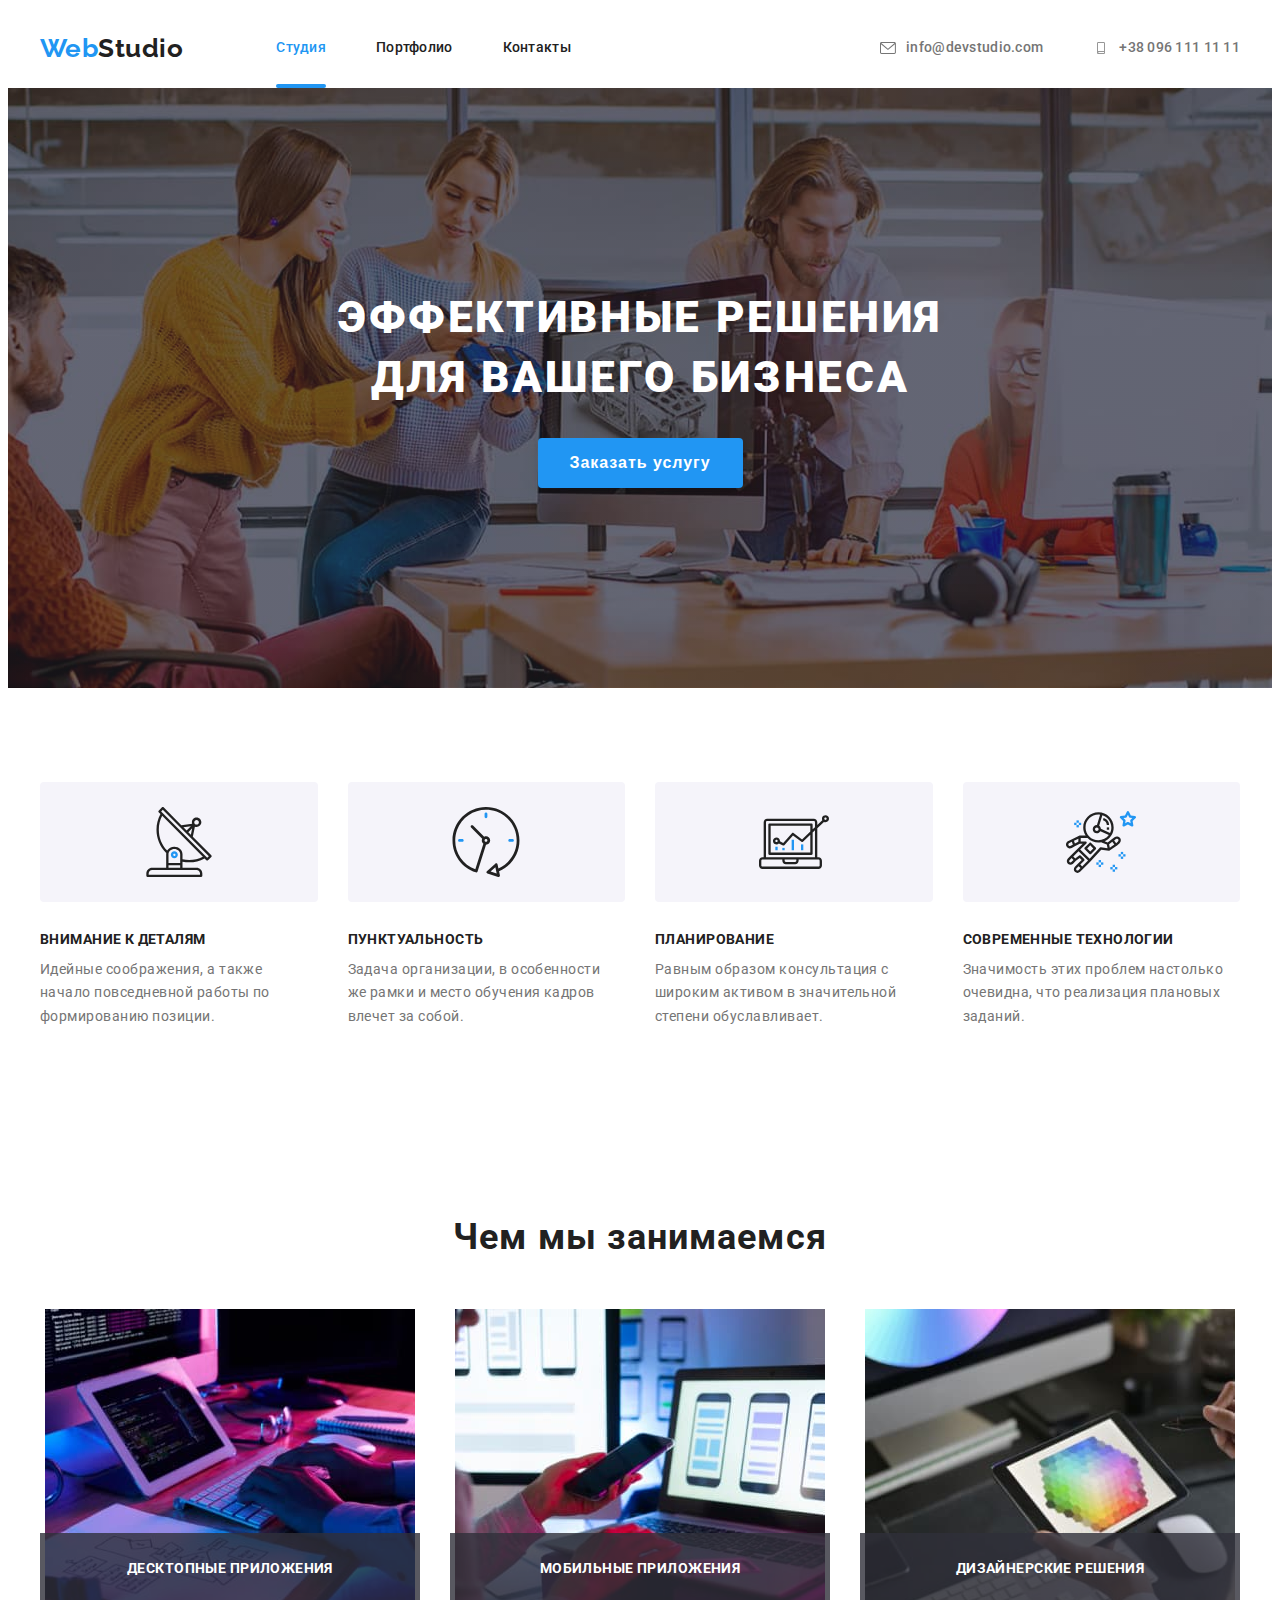
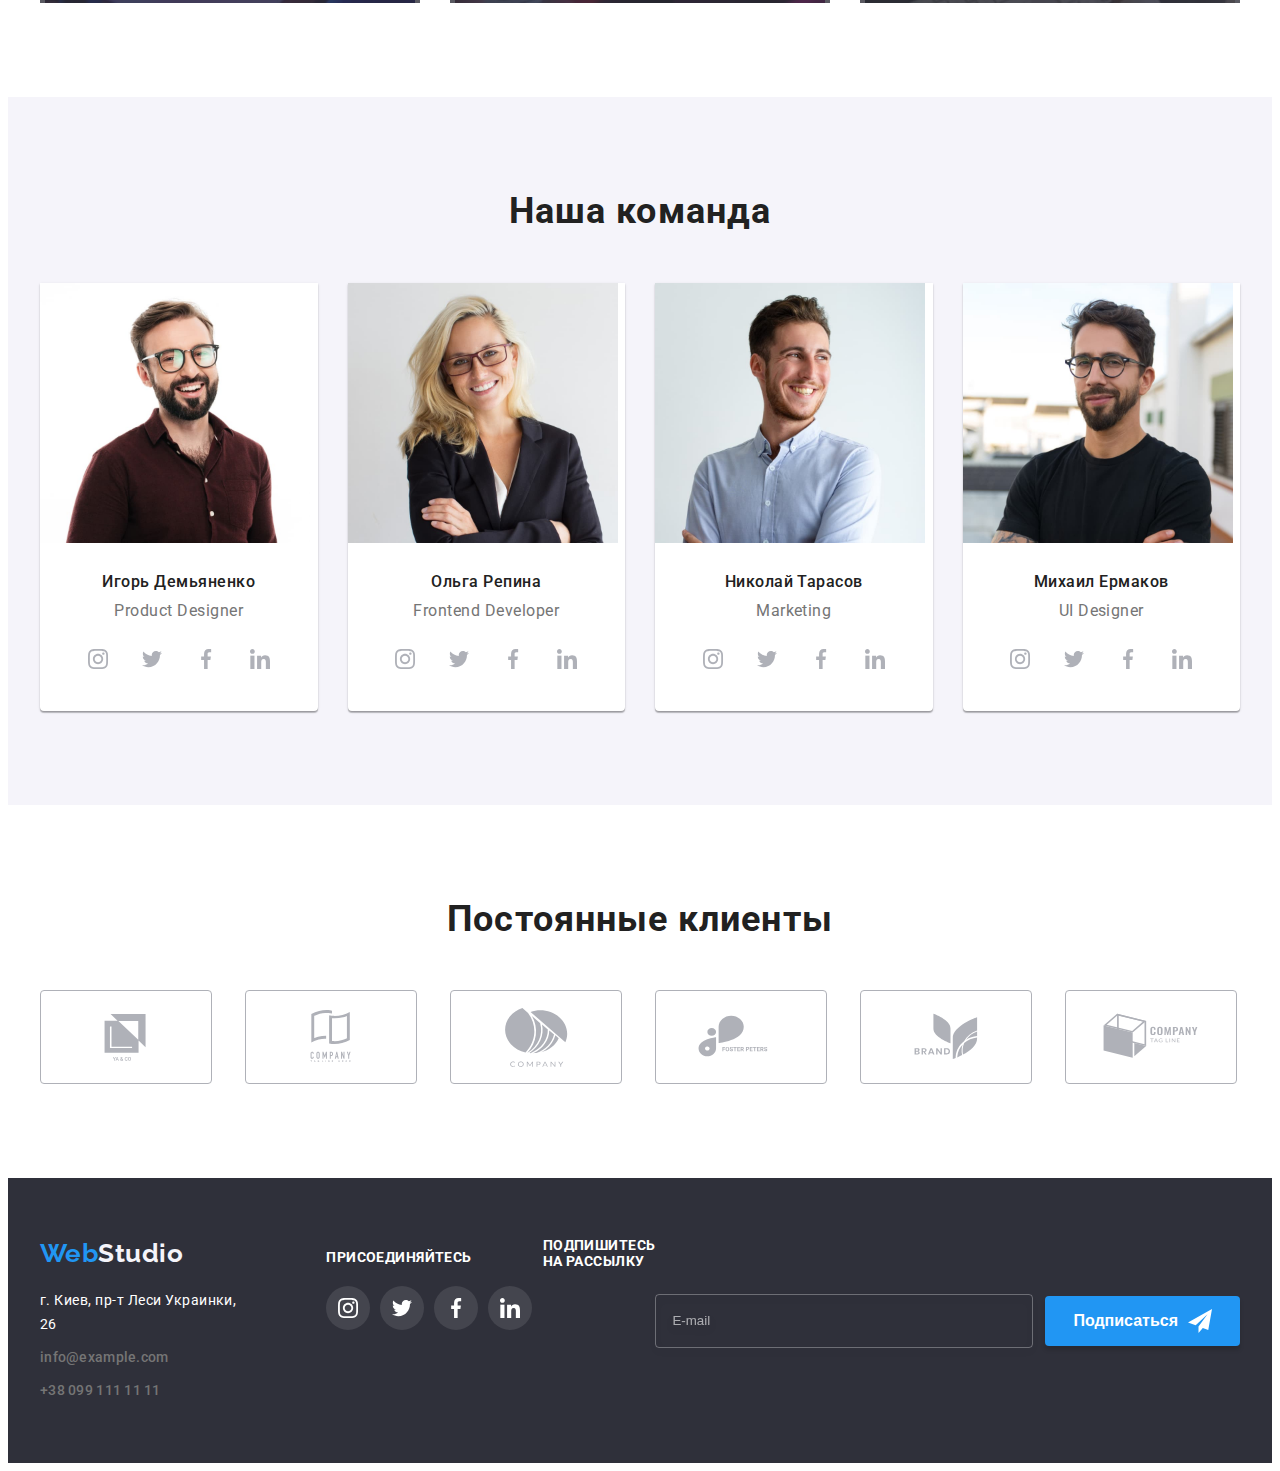
<file: index.html>
<!DOCTYPE html>
<html lang="ru">
  <head>
    <meta charset="UTF-8" />
    <meta http-equiv="X-UA-Compatible" content="IE=edge" />
    <meta name="viewport" content="width=device-width, initial-scale=1.0" />
    <title>Главная страница</title>
    <link rel="preconnect" href="https://fonts.gstatic.com" />
    <link
      href="https://fonts.googleapis.com/css2?family=Raleway:wght@700&family=Roboto:wght@400;500;700;900&display=swap"
      rel="stylesheet"
    />
    <link
      rel="stylesheet"
      href="https://cdnjs.cloudflare.com/ajax/libs/modern-normalize/1.0.0/modern-normalize.min.css"
      integrity="sha512-ISS7cAi1PEhQ8jnbJpJZMd29NlhNj4AWYyLOSp2CE/CsHxTCu+r+t0D2yoJudVrd0/8fTVPUVDzY5Tvli75u/g=="
      crossorigin="anonymous"
    />
    <link rel="stylesheet" href="./css/style.css" />
  </head>
  <body>
    <header>
      <!-- НАВИГАЦИЯ -->
      <div class="container main-nav">
        <nav class="main-nav">
          <a class="logo" href="./index.html"
            ><span class="part-logo">Web</span>Studio</a
          >
          <ul class="list site-nav">
            <li class="item">
              <a class="link studio current" href="./index.html"> Студия </a>
            </li>

            <li class="item">
              <a class="link portfolio" href="./portfolio.html"> Портфолио </a>
            </li>

            <li class="item">
              <a class="link contact" href=""> Контакты </a>
            </li>
          </ul>
        </nav>

        <!-- КОНТАКТЫ -->
        <ul class="list contact-us">
          <li class="item">
            <a class="email" href="mailto:info@devstudio.com">
              <svg class="icon-mail">
                <use href="./images/icons.svg#icon-mail"></use>
              </svg>
              info@devstudio.com
            </a>
          </li>

          <li class="item">
            <a class="number" href="tel:+380991111111">
              <svg class="icon-phone">
                <use href="./images/icons.svg#icon-phone"></use>
              </svg>
              +38 096 111 11 11
            </a>
          </li>
        </ul>
      </div>
    </header>
    <main>
      <!-- ГЛАВНАЯ СЕКЦИЯ -->
      <section class="main section-pos">
        <h1 class="main-title">Эффективные решения<br />для вашего бизнеса</h1>
        <button type="button" class="main-button" data-modal-open>
          Заказать услугу
        </button>
      </section>

      <!-- НАШИ ПРЕИМУЩЕСТВА -->
      <section class="preference section-pos">
        <div class="container">
          <h2 class="all-title preference-title visually-hidden">
            Преимущества
          </h2>
          <ul class="list main-preference">
            <li class="item">
              <div class="thumb-1">
                <svg class="icon">
                  <use href="./images/icons.svg#icon-antenna"></use>
                </svg>
              </div>

              <h3 class="title all-title">Внимание к деталям</h3>
              <p class="table-of-contents">
                Идейные соображения, а также<br />
                начало повседневной работы по <br />
                формированию позиции.
              </p>
            </li>

            <li class="item">
              <div class="thumb-1">
                <svg class="icon">
                  <use href="./images/icons.svg#icon-clock"></use>
                </svg>
              </div>
              <h3 class="title all-title">Пунктуальность</h3>
              <p class="table-of-contents">
                Задача организации, в особенности <br />
                же рамки и место обучения кадров <br />
                влечет за собой.
              </p>
            </li>

            <li class="item">
              <div class="thumb-1">
                <svg class="icon">
                  <use href="./images/icons.svg#icon-diagram"></use>
                </svg>
              </div>
              <h3 class="title all-title">Планирование</h3>
              <p class="table-of-contents">
                Равным образом консультация с <br />
                широким активом в значительной <br />
                степени обуславливает.
              </p>
            </li>

            <li class="item">
              <div class="thumb-1">
                <svg class="icon">
                  <use href="./images/icons.svg#icon-astronaut-1"></use>
                </svg>
              </div>
              <h3 class="title all-title">Современные технологии</h3>
              <p class="table-of-contents">
                Значимость этих проблем настолько <br />
                очевидна, что реализация плановых <br />
                заданий.
              </p>
            </li>
          </ul>
        </div>
      </section>

      <!-- УСЛУГИ -->
      <section class="projects section-pos">
        <div class="container">
          <h2 class="all-title">Чем мы занимаемся</h2>
          <ul class="list main-projects">
            <li class="item">
              <img
                class="photo-box"
                src="./images/box1.jpeg"
                alt="1 сфера"
                width="370"
              />
              <p class="main-projects-content">Десктопные приложения</p>
            </li>

            <li class="item">
              <img
                class="photo-box"
                src="./images/box2.jpeg"
                alt="2 сфера"
                width="370"
              />
              <p class="main-projects-content">Мобильные приложения</p>
            </li>

            <li class="item">
              <img
                class="photo-box"
                src="./images/box3.jpeg"
                alt="3 сфера"
                width="370"
              />
              <p class="main-projects-content">Дизайнерские решения</p>
            </li>
          </ul>
        </div>
      </section>

      <!-- КОМАНДА -->
      <section class="team section-pos">
        <div class="container">
          <h2 class="all-title">Наша команда</h2>
          <ul class="list main-team">
            <li class="item team-card-disagn">
              <img
                class="photo-box"
                src="./images/worker1.jpeg"
                alt="Фото сотрудника"
                width="270"
              />
              <h3 class="worker-name all-title">Игорь Демьяненко</h3>
              <p class="table">Product Designer</p>
              <ul class="list social-list">
                <li class="social-link-list">
                  <a href="" class="social-link-icon circle">
                    <svg class="team-soc-icon">
                      <use href="./images/icons.svg#icon-instagram-2"></use>
                    </svg>
                  </a>
                </li>

                <li class="social-link-list">
                  <a href="" class="social-link-icon circle">
                    <svg class="team-soc-icon">
                      <use href="./images/icons.svg#icon-twitter-1"></use>
                    </svg>
                  </a>
                </li>

                <li class="social-link-list">
                  <a href="" class="social-link-icon circle">
                    <svg class="team-soc-icon">
                      <use href="./images/icons.svg#icon-facebook-1"></use>
                    </svg>
                  </a>
                </li>

                <li class="social-link-list">
                  <a href="" class="social-link-icon circle">
                    <svg class="team-soc-icon">
                      <use href="./images/icons.svg#icon-linkedin-1"></use>
                    </svg>
                  </a>
                </li>
              </ul>
            </li>

            <li class="item team-card-disagn">
              <img
                class="photo-box"
                src="./images/worker2.jpeg"
                alt="Фото сотрудника"
                width="270"
              />
              <h3 class="worker-name all-title">Ольга Репина</h3>
              <p class="table">Frontend Developer</p>
              <ul class="list social-list">
                <li class="social-link-list">
                  <a href="" class="social-link-icon circle">
                    <svg class="team-soc-icon">
                      <use href="./images/icons.svg#icon-instagram-2"></use>
                    </svg>
                  </a>
                </li>

                <li class="social-link-list">
                  <a href="" class="social-link-icon circle">
                    <svg class="team-soc-icon">
                      <use href="./images/icons.svg#icon-twitter-1"></use>
                    </svg>
                  </a>
                </li>

                <li class="social-link-list">
                  <a href="" class="social-link-icon circle">
                    <svg class="team-soc-icon">
                      <use href="./images/icons.svg#icon-facebook-1"></use>
                    </svg>
                  </a>
                </li>

                <li class="social-link-list">
                  <a href="" class="social-link-icon circle">
                    <svg class="team-soc-icon">
                      <use href="./images/icons.svg#icon-linkedin-1"></use>
                    </svg>
                  </a>
                </li>
              </ul>
            </li>

            <li class="item team-card-disagn">
              <img
                class="photo-box"
                src="./images/worker3.jpeg"
                alt="Фото сотрудника"
                width="270"
              />
              <h3 class="worker-name all-title">Николай Тарасов</h3>
              <p class="table">Marketing</p>
              <ul class="list social-list">
                <li class="social-link-list">
                  <a href="" class="social-link-icon circle">
                    <svg class="team-soc-icon">
                      <use href="./images/icons.svg#icon-instagram-2"></use>
                    </svg>
                  </a>
                </li>

                <li class="social-link-list">
                  <a href="" class="social-link-icon circle">
                    <svg class="team-soc-icon">
                      <use href="./images/icons.svg#icon-twitter-1"></use>
                    </svg>
                  </a>
                </li>

                <li class="social-link-list">
                  <a href="" class="social-link-icon circle">
                    <svg class="team-soc-icon">
                      <use href="./images/icons.svg#icon-facebook-1"></use>
                    </svg>
                  </a>
                </li>

                <li class="social-link-list">
                  <a href="" class="social-link-icon circle">
                    <svg class="team-soc-icon">
                      <use href="./images/icons.svg#icon-linkedin-1"></use>
                    </svg>
                  </a>
                </li>
              </ul>
            </li>

            <li class="item team-card-disagn">
              <img
                class="photo-box"
                src="./images/worker4.jpeg"
                alt="Фото сотрудника"
                width="270"
              />
              <h3 class="worker-name all-title">Михаил Ермаков</h3>
              <p class="table">UI Designer</p>
              <ul class="list social-list">
                <li class="social-link-list">
                  <a href="" class="social-link-icon circle">
                    <svg class="team-soc-icon">
                      <use href="./images/icons.svg#icon-instagram-2"></use>
                    </svg>
                  </a>
                </li>

                <li class="social-link-list">
                  <a href="" class="social-link-icon circle">
                    <svg class="team-soc-icon">
                      <use href="./images/icons.svg#icon-twitter-1"></use>
                    </svg>
                  </a>
                </li>

                <li class="social-link-list">
                  <a href="" class="social-link-icon circle">
                    <svg class="team-soc-icon">
                      <use href="./images/icons.svg#icon-facebook-1"></use>
                    </svg>
                  </a>
                </li>

                <li class="social-link-list">
                  <a href="" class="social-link-icon circle">
                    <svg class="team-soc-icon">
                      <use href="./images/icons.svg#icon-linkedin-1"></use>
                    </svg>
                  </a>
                </li>
              </ul>
            </li>
          </ul>
        </div>
      </section>
      <section class="clients">
        <div class="container section-pos">
          <h2 class="all-title">Постоянные клиенты</h2>
          <ul class="clients-list list">
            <li class="item">
              <a href="" class="clients-link-logo">
                <svg class="clients-logo">
                  <use href="./images/icons.svg#icon-logo-1"></use>
                </svg>
              </a>
            </li>

            <li class="item">
              <a href="" class="clients-link-logo">
                <svg class="clients-logo">
                  <use href="./images/icons.svg#icon-logo-2"></use>
                </svg>
              </a>
            </li>

            <li class="item">
              <a href="" class="clients-link-logo">
                <svg class="clients-logo">
                  <use href="./images/icons.svg#icon-group"></use>
                </svg>
              </a>
            </li>

            <li class="item">
              <a href="" class="clients-link-logo">
                <svg class="clients-logo">
                  <use href="./images/icons.svg#icon-logo-4"></use>
                </svg>
              </a>
            </li>

            <li class="item">
              <a href="" class="clients-link-logo">
                <svg class="clients-logo">
                  <use href="./images/icons.svg#icon-logo-5"></use>
                </svg>
              </a>
            </li>

            <li class="item">
              <a href="" class="clients-link-logo">
                <svg class="clients-logo">
                  <use href="./images/icons.svg#icon-logo-6"></use>
                </svg>
              </a>
            </li>
          </ul>
        </div>
      </section>
    </main>

    <!-- ПОДВАЛ САЙТА -->
    <footer class="down-part section-pos">
      <div class="container">
        <div class="left-block">
          <div class="footer-left-content">
            <a class="logo logo-position" href="/index.html"
              ><span class="part-logo">Web</span>Studio
            </a>
            <address class="our-address pos-table-footer">
              <ul class="list">
                <li>
                  <p>г. Киев, пр-т Леси Украинки, 26</p>
                </li>
                <li class="pos-table-footer">
                  <a class="email-footer" href="mailto:info@example.com">
                    info@example.com
                  </a>
                </li>

                <li class="pos-table-footer num-li-footer">
                  <a class="number-footer" href="tel:+380991111111">
                    +38 099 111 11 11
                  </a>
                </li>
              </ul>
            </address>
          </div>

          <div class="join">
            <p class="join-title">Присоединяйтесь</p>
            <ul class="list join-list">
              <li>
                <a class="join-icon" href="">
                  <svg class="join-icon-logo">
                    <use href="./images/icons.svg#icon-instagram-2"></use>
                  </svg>
                </a>
              </li>

              <li>
                <a class="join-icon" href="">
                  <svg class="join-icon-logo">
                    <use href="./images/icons.svg#icon-twitter-1"></use>
                  </svg>
                </a>
              </li>
              <li>
                <a class="join-icon" href="">
                  <svg class="join-icon-logo">
                    <use href="./images/icons.svg#icon-facebook-1"></use>
                  </svg>
                </a>
              </li>
              <li>
                <a class="join-icon" href="">
                  <svg class="join-icon-logo">
                    <use href="./images/icons.svg#icon-linkedin-1"></use>
                  </svg>
                </a>
              </li>
            </ul>
          </div>
        </div>

        <div class="right-block">
            <p class="footer-subscribe-text">Подпишитесь на рассылку</p>
            <form class="footer-subscribe-form">
              <input
                class="subscribe-input"
                type="email"
                name="subscribe-user-email"
                placeholder="E-mail"
              />
              <button class="button-all button-subscribe" type="submit">
                Подписаться
                <svg class="icon-telegram">
                  <use href="./images/icons.svg#icon-telegram"></use>
                </svg>
              </button>
            </form>
        </div>
      </div>
    </footer>

    <div class="backdrop is-hidden" data-modal>
      <div class="modal">
        <p class="modal-text-title">Оставьте свои данные, мы вам перезвоним</p>
        <form>
          <label class="modal-label">Имя</label>
          <span class="user-name-thumb">
            <input class="modal-input" type="text" name="user-name" />
            <svg class="icon-modal icon-person-modal">
              <use href="./images/icons.svg#icon-person-modal"></use>
            </svg>
          </span>

          <label class="modal-label">Телефон</label>
          <span class="user-phone-thumb">
            <input class="modal-input" type="tel" name="user-phone" />
            <svg class="icon-modal icon-phone-modal">
              <use href="./images/icons.svg#icon-phone-modal"></use>
            </svg>
          </span>

          <label class="modal-label">Почта</label>
          <span class="user-email-thumb">
            <input class="modal-input" type="email" name="user-email" />
            <svg class="icon-modal icon-email-modal">
              <use href="./images/icons.svg#icon-email-modal"></use>
            </svg>
          </span>

          <label class="modal-label">Комментарий</label>
          <textarea
            placeholder="Введите текст"
            class="modal-user-comments"
            name="user-comments"
          ></textarea>

          <input
            class="modal-form-checkbox visually-hidden"
            type="checkbox"
            name="user-policy"
            id="user-policy"
          />

          <label class="user-agree-policy" for="user-policy">
            <span class="check-wrap">
              <svg class="icon-agree">
                <use href="./images/icons.svg#icon-agree-bg"></use>
              </svg>
            </span>
            Соглашаюсь с рассылкой и принимаю
            <a href="">Условия договора</a></label
          >
          <button class="modal-form-button" type="submit">Отправить</button>
        </form>

        <button class="modal-close" type="button" data-modal-close>
          <svg class="icon-close">
            <use href="./images/icons.svg#icon-close"></use>
          </svg>
        </button>
      </div>
    </div>

    <script src="./js/modal.js"></script>
  </body>
</html>
</file>
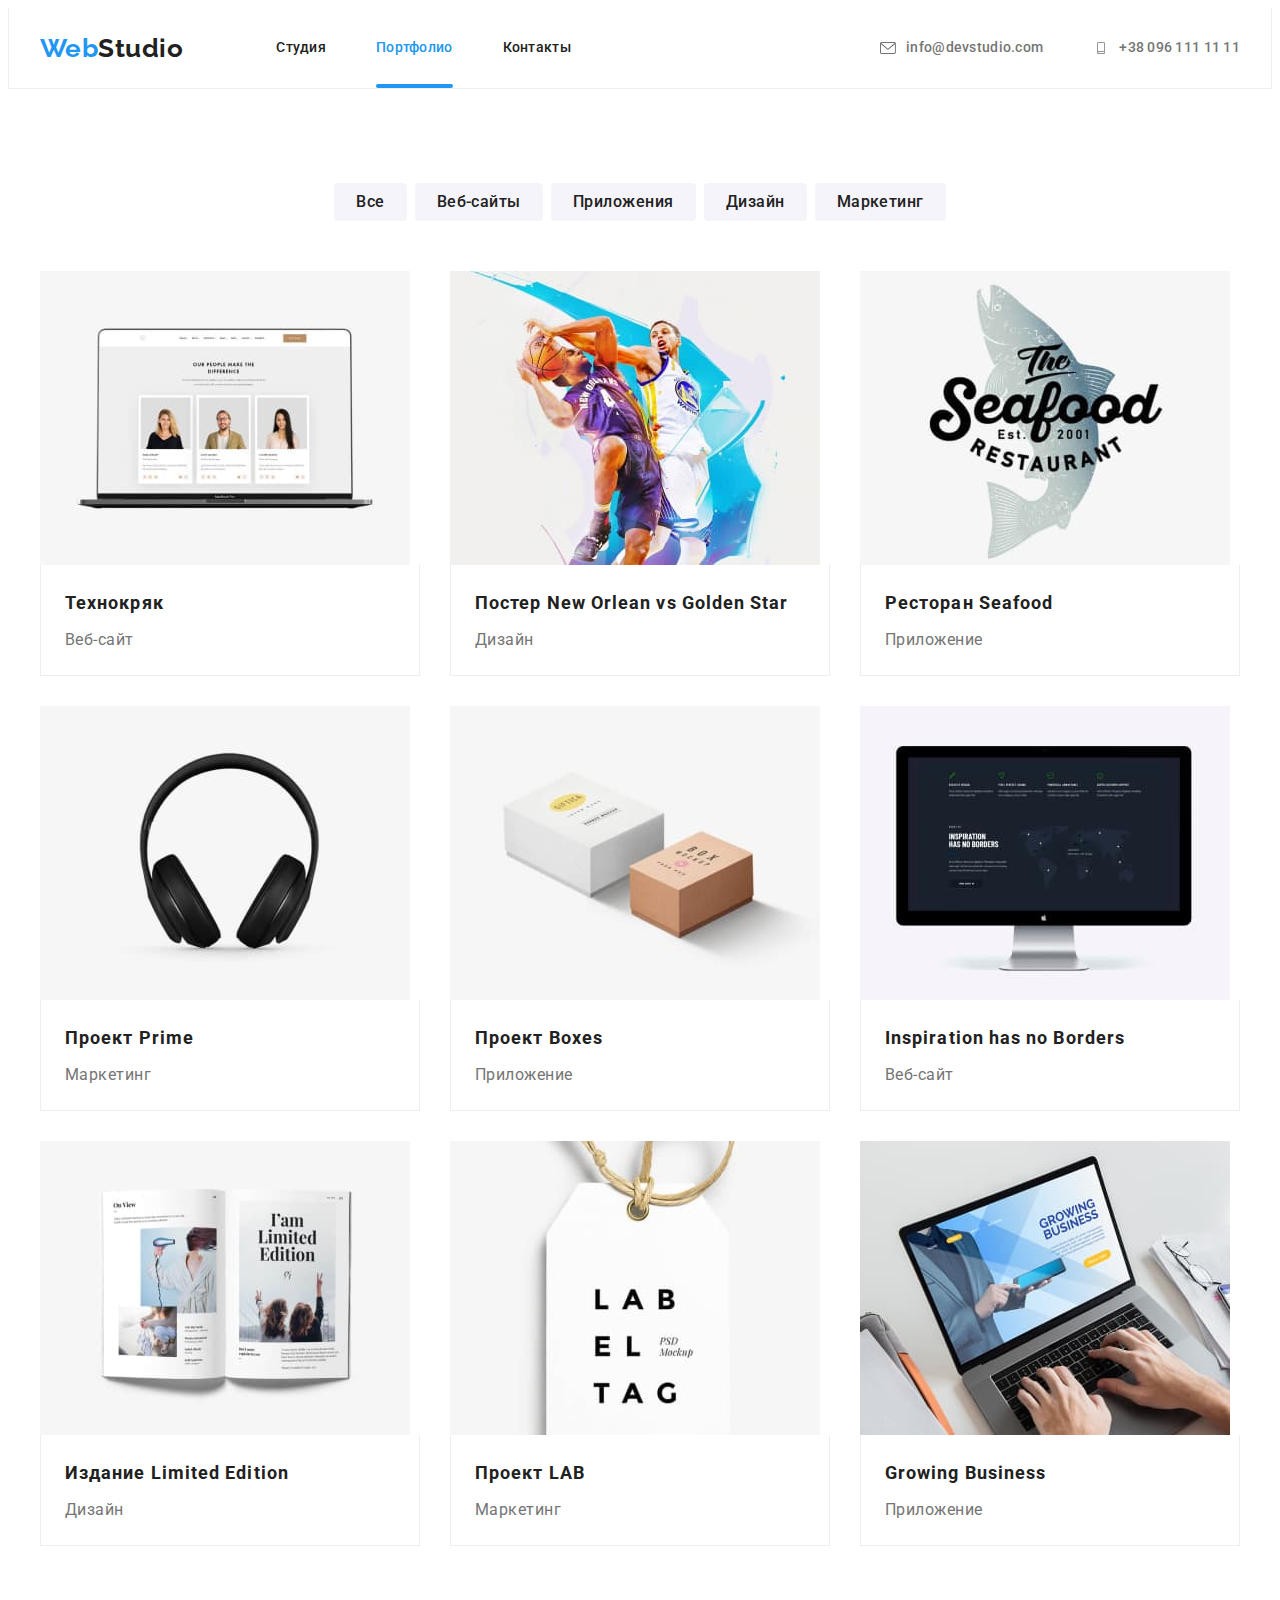
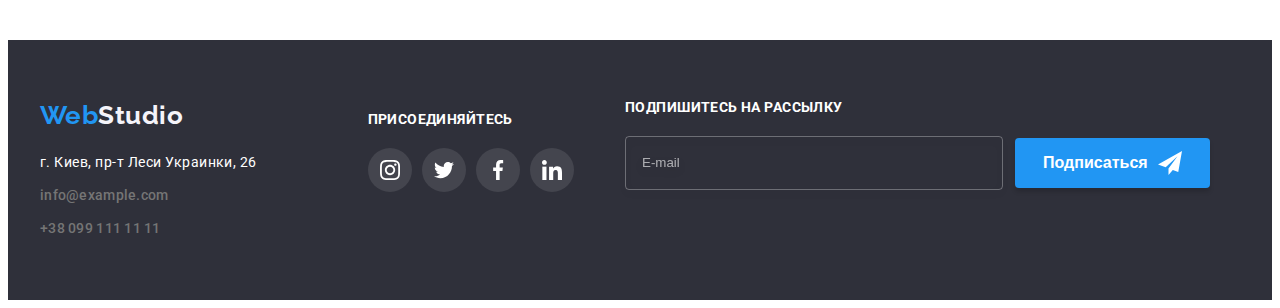
<file: portfolio.html>
<!DOCTYPE html>
<html lang="ru">
  <head>
    <meta charset="UTF-8" />
    <meta http-equiv="X-UA-Compatible" content="IE=edge" />
    <meta name="viewport" content="width=device-width, initial-scale=1.0" />
    <title>Портфолио</title>
    <link rel="preconnect" href="https://fonts.gstatic.com" />
    <link
      href="https://fonts.googleapis.com/css2?family=Raleway:wght@700&family=Roboto:wght@400;500;700;900&display=swap"
      rel="stylesheet"
    />
    <link
      rel="stylesheet"
      href="https://cdnjs.cloudflare.com/ajax/libs/modern-normalize/1.0.0/modern-normalize.min.css"
      integrity="sha512-ISS7cAi1PEhQ8jnbJpJZMd29NlhNj4AWYyLOSp2CE/CsHxTCu+r+t0D2yoJudVrd0/8fTVPUVDzY5Tvli75u/g=="
      crossorigin="anonymous"
    />
    <link rel="stylesheet" href="./css/style.css" />
  </head>

  <body>
    <!-- ШАПКА -->
    <header class="outline">
      <!-- НАВИГАЦИЯ -->
      <div class="container main-nav">
        <nav class="main-nav">
          <a class="logo" href="./index.html"
            ><span class="part-logo">Web</span>Studio</a
          >
          <ul class="list site-nav">
            <li class="item">
              <a class="link studio" href="./index.html">Студия</a>
            </li>
            <li class="item">
              <a class="link portfolio current" href="./portfolio.html"
                >Портфолио</a
              >
            </li>
            <li class="item"><a class="link contact" href="">Контакты</a></li>
          </ul>
        </nav>

        <!-- КОНТАКТНАЯ ИНФОРМАЦИЯ -->
        <ul class="list contact-us">
          <li class="item">
            <a class="email" href="mailto:info@devstudio.com">
              <svg class="icon-mail">
                <use href="./images/icons.svg#icon-mail"></use>
              </svg>
              info@devstudio.com
            </a>
          </li>

          <li class="item">
            <a class="number" href="tel:+380991111111">
              <svg class="icon-phone">
                <use href="./images/icons.svg#icon-phone"></use>
              </svg>
              +38 096 111 11 11
            </a>
          </li>
        </ul>
      </div>
    </header>
    <main>
      <!-- ПОРТФОЛИО -->
      <section class="section-pos">
        <!-- КНОПКИ -->
        <div class="container">
          <h1 class="portfolio-main-title visually-hidden">Портфолио</h1>
          <ul class="list buttons portfolio-buttons">
            <li class="item">
              <button class="button-all button-disagn" type="button">
                Все
              </button>
            </li>

            <li class="item">
              <button class="button-sites button-disagn" type="button">
                Веб-сайты
              </button>
            </li>

            <li class="item">
              <button class="button-apps button-disagn" type="button">
                Приложения
              </button>
            </li>

            <li class="item">
              <button class="button-disagn button-disagn" type="button">
                Дизайн
              </button>
            </li>

            <li class="item">
              <button class="button-marketing button-disagn" type="button">
                Маркетинг
              </button>
            </li>
          </ul>

          <!-- НАШИ ПРОЭКТЫ -->
          <ul class="list card-set">
            <li class="item">
              <a href="" class="link card-focus">
                <div class="card-item-overlay">
                  <img
                    src="./images/firstproject.jpeg"
                    alt="Технокряк"
                    width="370"
                  />
                  <p class="card-description">
                    Технокряк это современная площадка распространения
                    коронавируса. Компании используют эту платформу для
                    цифрового шпионажа и атак на защищённые сервера конкурентов.
                  </p>
                </div>

                <div class="project-card-disagn">
                  <h2 class="portfolio-names">Технокряк</h2>
                  <p class="portolio-tables">Веб-сайт</p>
                </div>
              </a>
            </li>

            <li class="item">
              <a href="" class="link card-focus">
                <div class="card-item-overlay">
                  <img
                    src="./images/secondproject.jpeg"
                    alt="Технокряк"
                    width="370"
                  />
                  <p class="card-description">
                    Технокряк это современная площадка распространения
                    коронавируса. Компании используют эту платформу для
                    цифрового шпионажа и атак на защищённые сервера конкурентов.
                  </p>
                </div>

                <div class="project-card-disagn">
                  <h2 class="portfolio-names">
                    Постер New Orlean vs Golden Star
                  </h2>
                  <p class="portolio-tables">Дизайн</p>
                </div>
              </a>
            </li>

            <li class="item">
              <div class="card-item-thumb">
                <a href="" class="link card-focus">
                  <div class="card-item-overlay">
                    <img
                      src="./images/thirdproject.jpeg"
                      alt="Технокряк"
                      width="370"
                    />
                    <p class="card-description">
                      Технокряк это современная площадка распространения
                      коронавируса. Компании используют эту платформу для
                      цифрового шпионажа и атак на защищённые сервера
                      конкурентов.
                    </p>
                  </div>

                  <div class="project-card-disagn">
                    <h2 class="portfolio-names">Ресторан Seafood</h2>
                    <p class="portolio-tables">Приложение</p>
                  </div>
                </a>
              </div>
            </li>

            <li class="item card-disagn">
              <div class="card-item-thumb">
                <a href="" class="link card-focus">
                  <div class="card-item-overlay">
                    <img
                      src="./images/fourthproject.jpeg"
                      alt="Технокряк"
                      width="370"
                    />
                    <p class="card-description">
                      Технокряк это современная площадка распространения
                      коронавируса. Компании используют эту платформу для
                      цифрового шпионажа и атак на защищённые сервера
                      конкурентов.
                    </p>
                  </div>

                  <div class="project-card-disagn">
                    <h2 class="portfolio-names">Проект Prime</h2>
                    <p class="portolio-tables">Маркетинг</p>
                  </div>
                </a>
              </div>
            </li>

            <li class="item card-disagn card-focus">
              <div class="card-item-thumb">
                <a href="" class="link card-focus">
                  <div class="card-item-overlay">
                    <img
                      src="./images/fifthproject.jpeg"
                      alt="Технокряк"
                      width="370"
                    />
                    <p class="card-description">
                      Технокряк это современная площадка распространения
                      коронавируса. Компании используют эту платформу для
                      цифрового шпионажа и атак на защищённые сервера
                      конкурентов.
                    </p>
                  </div>

                  <div class="project-card-disagn">
                    <h2 class="portfolio-names">Проект Boxes</h2>
                    <p class="portolio-tables">Приложение</p>
                  </div>
                </a>
              </div>
            </li>

            <li class="item card-disagn card-focus">
              <div class="card-item-thumb">
                <a href="" class="link card-focus">
                  <div class="card-item-overlay">
                    <img
                      src="./images/sixthproject.jpeg"
                      alt="Технокряк"
                      width="370"
                    />
                    <p class="card-description">
                      Технокряк это современная площадка распространения
                      коронавируса. Компании используют эту платформу для
                      цифрового шпионажа и атак на защищённые сервера
                      конкурентов.
                    </p>
                  </div>

                  <div class="project-card-disagn">
                    <h2 class="portfolio-names">Inspiration has no Borders</h2>
                    <p class="portolio-tables">Веб-сайт</p>
                  </div>
                </a>
              </div>
            </li>

            <li class="item card-disagn">
              <div class="card-item-thumb">
                <a href="" class="link card-focus">
                  <div class="card-item-overlay">
                    <img
                      src="./images/seventhproject.jpeg"
                      alt="Технокряк"
                      width="370"
                    />
                    <p class="card-description">
                      Технокряк это современная площадка распространения
                      коронавируса. Компании используют эту платформу для
                      цифрового шпионажа и атак на защищённые сервера
                      конкурентов.
                    </p>
                  </div>

                  <div class="project-card-disagn">
                    <h2 class="portfolio-names">Издание Limited Edition</h2>
                    <p class="portolio-tables">Дизайн</p>
                  </div>
                </a>
              </div>
            </li>

            <li class="item card-disagn">
              <div class="card-item-thumb">
                <a href="" class="link card-focus">
                  <div class="card-item-overlay">
                    <img
                      src="./images/eighthproject.jpeg"
                      alt="Технокряк"
                      width="370"
                    />
                    <p class="card-description">
                      Технокряк это современная площадка распространения
                      коронавируса. Компании используют эту платформу для
                      цифрового шпионажа и атак на защищённые сервера
                      конкурентов.
                    </p>
                  </div>

                  <div class="project-card-disagn">
                    <h2 class="portfolio-names">Проект LAB</h2>
                    <p class="portolio-tables">Маркетинг</p>
                  </div>
                </a>
              </div>
            </li>

            <li class="item card-disagn card-focus">
              <div class="card-item-thumb">
                <a href="" class="link card-focus">
                  <div class="card-item-overlay">
                    <img
                      src="./images/ninthproject.jpeg"
                      alt="Технокряк"
                      width="370"
                    />
                    <p class="card-description">
                      Технокряк это современная площадка распространения
                      коронавируса. Компании используют эту платформу для
                      цифрового шпионажа и атак на защищённые сервера
                      конкурентов.
                    </p>
                  </div>

                  <div class="project-card-disagn">
                    <h2 class="portfolio-names">Growing Business</h2>
                    <p class="portolio-tables">Приложение</p>
                  </div>
                </a>
              </div>
            </li>
          </ul>
        </div>
      </section>
    </main>

    <!-- ПОДВАЛ -->
    <footer class="down-part section-pos">
      <div class="container">
        <div class="left-block">
          <div class="footer-left-content">
            <a class="logo logo-position" href="/index.html"
              ><span class="part-logo">Web</span>Studio
            </a>
            <address class="our-address pos-table-footer">
              <ul class="list">
                <li>
                  <p>г. Киев, пр-т Леси Украинки, 26</p>
                </li>
                <li class="pos-table-footer">
                  <a class="email-footer" href="mailto:info@example.com">
                    info@example.com
                  </a>
                </li>

                <li class="pos-table-footer num-li-footer">
                  <a class="number-footer" href="tel:+380991111111">
                    +38 099 111 11 11
                  </a>
                </li>
              </ul>
            </address>
          </div>

          <div class="join">
            <p class="join-title">Присоединяйтесь</p>
            <ul class="list join-list">
              <li>
                <a class="join-icon" href="">
                  <svg class="join-icon-logo">
                    <use href="./images/icons.svg#icon-instagram-2"></use>
                  </svg>
                </a>
              </li>

              <li>
                <a class="join-icon" href="">
                  <svg class="join-icon-logo">
                    <use href="./images/icons.svg#icon-twitter-1"></use>
                  </svg>
                </a>
              </li>
              <li>
                <a class="join-icon" href="">
                  <svg class="join-icon-logo">
                    <use href="./images/icons.svg#icon-facebook-1"></use>
                  </svg>
                </a>
              </li>
              <li>
                <a class="join-icon" href="">
                  <svg class="join-icon-logo">
                    <use href="./images/icons.svg#icon-linkedin-1"></use>
                  </svg>
                </a>
              </li>
            </ul>
          </div>
        </div>

        <div class="right-block">
          <div class="footer-right-side">
            <p class="footer-subscribe-text">Подпишитесь на рассылку</p>
            <form class="footer-subscribe-form">
              <input
                class="subscribe-input"
                type="email"
                name="subscribe-user-email"
                placeholder="E-mail"
              />
              <button class="button-all button-subscribe" type="submit">
                Подписаться
                <svg class="icon-telegram">
                  <use href="./images/icons.svg#icon-telegram"></use>
                </svg>
              </button>
            </form>
          </div>
        </div>
      </div>
    </footer>
  </body>
</html>
</file>
<file: css/style.css>
:root {
  --all-titles-color: #212121;
  --navigation-text-color: #212121;
  --contact-us-font: #757575;
  --contact-us-icon-color: #757575;
  /* --primary-text-color: #212121; */
  --primary-text-color: #757575;

  --main-title-text-color: #ffffff;
  --main-title-backround: #2f303a;
  --main-button-background: #188ce8;
  --accent-color: #2196f3;
  --background-buttons: #f5f4fa;
  --preference-table-color: #757575;
  --team-background-color: #f5f4fa;
  --team-card-disagn: #ffffff;
  --team-table-color: #757575;
  --footer-background-color: #2f303a;
  --footer-logo-color: #f5f4fa;
  --footer-our-address-color: #ffffff;
  --join-title-text-color: #ffffff;
  --join-icon-logo-color: #ffffff;
  --buttons-text-color: #212121;
  --portfolio-table-color: #757575;
  --portfolio-button-active: #ffffff;
  --portfolio-button-background: #f5f4fa;
  --card-set-gap: 30px;
  --modal-background: #ffffff;
}
/* Устанавливаем стандартные цвета 
и шрифты */

body {
  color: var(--primary-text-color);

  font-family: "Roboto", "Oxygen", "Ubuntu", "Cantarell", "Fira Sans",
    "Droid Sans", "Helvetica Neue", sans-serif;

  letter-spacing: 0.03em;
  font-size: 16px;
  line-height: 1.18;
}

/* Область для контента */

.container {
  width: 1200px;
  padding-left: 15px;
  padding-right: 15px;
  margin: 0 auto;
}
/* Преячет тэг */
.visually-hidden {
  position: absolute !important;
  clip: rect(1px 1px 1px 1px);
  clip: rect(1px, 1px, 1px, 1px);
  padding: 0 !important;
  border: 0 !important;
  height: 1px !important;
  width: 1px !important;
  overflow: hidden;
}
/* Сбрасывает стандартные настройки */

h1,
h2,
h3,
h4,
h5,
h6,
p {
  margin: 0;
}

.list {
  list-style: none;
  margin: 0;
  padding: 0;
}
.link {
  text-decoration: none;
}
/* Картинкам меняем дисплей, 
что бы убрать стандартный отступы 
*/

img {
  display: block;
  max-width: 100%;
  height: auto;
}
/* Отспуты секций */
.section-pos.main {
  padding-top: 200px;
  padding-bottom: 200px;
}

.section-pos.down-part {
  padding-top: 60px;
  padding-bottom: 60px;
}

.section-pos {
  padding-top: 94px;
  padding-bottom: 94px;
}

/* Шапка */
.outline {
  border: 1px solid #eeeeee;
  border-top: none;
}

.main-nav {
  display: flex;
  align-items: center;
}

.logo {
  display: flex;
  text-decoration: none;
  color: var(--navigation-text-color);
  font-family: "Raleway", sans-serif;
  font-weight: 700;
  font-size: 26px;
  line-height: 1.19;
}

.part-logo {
  color: var(--accent-color);
}

.site-nav {
  position: relative;
  display: flex;
  margin-left: 93px;

  color: var(--navigation-text-color);

  line-height: 1.14em;
  letter-spacing: 0.02em;

  font-weight: 500;
  font-size: 14px;
}
.site-nav .link {
  display: block;

  padding-top: 32px;
  padding-bottom: 32px;
}

/* .site-nav .item {
  margin-right: 50px;
}
.site-nav .item:last-child {
  margin-right: 0;
} */

.site-nav .item:not(:last-child) {
  margin-right: 50px;
}

.contact-us {
  display: flex;
  margin-left: auto;
}

.contact-us .item:not(:last-child) {
  margin-right: 50px;
}

.contact-us .email {
  color: var(--contact-us-font);

  text-decoration: none;

  font-weight: 500;
  font-size: 14px;

  line-height: 1.14em;
  letter-spacing: 0.02em;
}
.item .email,
.item .number {
  display: flex;

  align-items: center;
}
.icon-mail,
.icon-phone {
  /* display: inline-block; */
  width: 16px;
  height: 12px;
  margin-right: 10px;
  fill: var(--contact-us-icon-color);
}

.contact-us .email:hover,
.contact-us .email:focus,
.contact-us .number:hover,
.contact-us .number:focus {
  transition: color 250ms cubic-bezier(0.4, 0, 0.2, 1);
  color: var(--accent-color);
}

.contact-us .email:hover .icon-mail,
.contact-us .email:focus .icon-mail,
.contact-us .number:hover .icon-phone,
.contact-us .number:focus .icon-phone {
  transition: fill 250ms cubic-bezier(0.4, 0, 0.2, 1);
  fill: var(--accent-color);
}

.contact-us .email:focus {
  color: var(--accent-color);
}

.contact-us .number {
  color: var(--contact-us-font);

  text-decoration: none;

  font-weight: 500;
  font-size: 14px;

  line-height: 1.14em;
  letter-spacing: 0.02em;
}

.site-nav .link {
  color: var(--navigation-text-color);

  text-decoration: none;
}

.site-nav .link:hover,
.site-nav .link:focus {
  transition: color 250ms cubic-bezier(0.4, 0, 0.2, 1);
  color: var(--accent-color);
}

.site-nav .studio.current {
  position: relative;
  color: var(--accent-color);
  /* padding-bottom: 32px; */
}
.link.studio.current::after {
  position: absolute;
  content: "";
  display: block;
  background-color: #2196f3;
  height: 4px;
  width: 100%;

  bottom: 0;

  border-radius: 2px;
}

.portfolio.current::after {
  position: absolute;
  content: "";
  display: block;
  background-color: #2196f3;
  height: 4px;
  width: 100%;

  bottom: 0;

  border-radius: 2px;
}

.site-nav .portfolio.current {
  position: relative;
  color: var(--accent-color);
}

/* Основной блок */
.all-title {
  color: var(--all-titles-color);
}

.main {
  /* height: 600px; */
  /* display: flex;
  flex-direction: column;
  justify-content: center; */

  margin: 0 auto;

  background-color: var(--main-title-backround);

  text-align: center;

  background-image: linear-gradient(
      rgba(47, 48, 58, 0.4),
      rgba(47, 48, 58, 0.4)
    ),
    url("../images/main-section/bg-opt.jpeg");

  background-repeat: no-repeat;
  background-position: center;
  background-size: cover;
}
.main-title {
  /* padding-top: 200px; */
  margin-bottom: 30px;
  margin-top: 0px;

  color: var(--main-title-text-color);

  font-weight: 900;
  font-size: 44px;

  line-height: 1.36em;
  letter-spacing: 0.06em;

  text-transform: uppercase;
}
.main-button {
  background: var(--accent-color);
  padding: 10px 32px 10px 32px;

  min-width: 200px;

  color: var(--main-title-text-color);

  text-decoration: none;

  font-weight: bold;
  font-size: 16px;

  line-height: 1.87em;
  letter-spacing: 0.06em;

  cursor: pointer;

  box-shadow: 0px 4px 4px rgba(0, 0, 0, 0.15);
  border-radius: 4px;
  border: none;
}

.main .main-button:hover,
.main-button:focus {
  transition: background 250ms cubic-bezier(0.4, 0, 0.2, 1);
  background: var(--main-button-background);
}

/* Преимущества */

.preference .preference-title {
  text-align: center;
  margin-bottom: 35px;
}

.main-preference {
  display: flex;
  flex-wrap: wrap;

  margin-left: calc(-1 * var(--card-set-gap));
  margin-top: calc(-1 * var(--card-set-gap));

  font-size: 14px;
}

.main-preference .thumb-1 {
  display: flex;
  justify-content: center;
  align-items: center;
  width: 100%;
  height: 120px;
  background: #f5f4fa;
  border-radius: 4px;
  margin-bottom: 30px;
}
.icon {
  width: 70px;
  height: 70px;
  background-position: center;

  align-items: center;
}

.main-preference .item {
  flex-basis: calc(100% / 4 - var(--card-set-gap));

  margin-left: var(--card-set-gap);
  margin-top: var(--card-set-gap);
}

.main-preference .title {
  margin-bottom: 10px;

  font-weight: bold;
  font-size: 14px;

  line-height: 1.14;
  letter-spacing: 0.03em;

  text-transform: uppercase;
}

.main-preference .table-of-contents {
  color: var(--preference-table-color);

  font-size: 14px;
  line-height: 1.71em;
}

/* Чем мы занимаемся */

.main-projects {
  position: relative;
  display: flex;
  flex-wrap: wrap;
  justify-content: space-around;
  margin-left: calc(-1 * var(--card-set-gap));
  margin-top: calc(-1 * var(--card-set-gap));
}

.main-projects .item {
  position: relative;
  display: flex;
  justify-content: center;
  align-items: center;
  flex-basis: calc(100% / 3 - var(--card-set-gap));

  margin-left: var(--card-set-gap);
  margin-top: var(--card-set-gap);
}
.main-projects-content {
  position: absolute;
  bottom: 0px;

  width: 100%;

  background: rgba(47, 48, 58, 0.8);

  font-weight: 700;
  font-size: 14px;
  line-height: 16px;
  text-align: center;
  letter-spacing: 0.03em;
  text-transform: uppercase;

  color: #ffffff;
  padding-top: 27px;
  padding-bottom: 27px;
}

.projects .all-title,
.team .all-title,
.clients .all-title {
  margin-bottom: 50px;

  font-weight: bold;
  font-size: 36px;

  text-align: center;

  line-height: 1.16em;
  letter-spacing: 0.03em;
}

/* Команда */

.main-team {
  display: flex;
  flex-wrap: wrap;

  margin-left: calc(-1 * var(--card-set-gap));
  margin-top: calc(-1 * var(--card-set-gap));
}

.team-card-disagn {
  background: var(--team-card-disagn);

  box-shadow: 0px 1px 3px rgba(0, 0, 0, 0.12), 0px 1px 1px rgba(0, 0, 0, 0.14),
    0px 2px 1px rgba(0, 0, 0, 0.2);
  border-radius: 0px 0px 4px 4px;
}
.main-team .item {
  flex-basis: calc(100% / 4 - var(--card-set-gap));

  margin-left: var(--card-set-gap);
  margin-top: var(--card-set-gap);

  padding-bottom: 30px;
}

.team {
  background-color: var(--team-background-color);
}

.team .photo-box {
  margin-bottom: 30px;
}

/* .team .all-title {
  margin-bottom: 50px;

  font-weight: bold;
  font-size: 36px;

  text-align: center;

  line-height: 1.16em;
  letter-spacing: 0.03em;
} */

.team .table {
  /* color: var(--team-table-color); */
  text-align: center;

  margin-top: 10px;
  /* padding-bottom: 30px; */

  font-size: 16px;
  line-height: 1.18em;
  letter-spacing: 0.03em;
}

.team .worker-name {
  margin: 0;
  text-align: center;

  font-family: Roboto;
  font-weight: 500;
  font-size: 16px;

  line-height: 1.18em;
}
.social-list {
  display: flex;
  justify-content: center;

  margin-top: 16px;
}
.social-link-list:not(:last-child) {
  margin-right: 10px;
}

.social-link-list .circle {
  display: flex;

  align-items: center;
  height: 44px;
  width: 44px;
  /* background-color: var(--accent-color); */
  fill: #afb1b8;

  background-size: 20px;
  /* background-position: center; */
  border-radius: 50%;
}

.team-soc-icon {
  /* width: 20px; */
  height: 20px;
}

.circle:hover,
.circle:focus {
  transition: background-color 250ms cubic-bezier(0.4, 0, 0.2, 1),
    fill 250ms cubic-bezier(0.4, 0, 0.2, 1);

  background-color: var(--accent-color);
  fill: #ffffff;
}

/* Постоянные клиенты */
.clients-list {
  display: flex;
  flex-wrap: wrap;

  margin-left: -30px;
  margin-top: -50px;
}
.clients-list .item {
  display: flex;
  flex-basis: calc(100% / 6 - 30px);
  margin-left: 30px;
  margin-top: 50px;
}

.clients-link-logo {
  display: flex;
  justify-content: center;
  align-items: center;
  border: 1px solid #afb1b8;
  border-radius: 4px;
  width: 170px;
  height: 92px;
}
.item .clients-logo {
  width: 100%;
  height: 60px;
  fill: #afb1b8;

  cursor: pointer;
}
.clients-link-logo:hover .clients-logo,
.clients-link-logo:focus .clients-logo {
  fill: var(--accent-color);
}
.clients-link-logo:hover,
.clients-link-logo:focus {
  outline-color: #188ce8;
  border: 1px solid #188ce8;
}

/* footer */

.down-part {
  display: flex;
  /* justify-content: center; */
  background-color: var(--footer-background-color);

  height: auto;
}

.down-part .logo {
  color: var(--footer-logo-color);
}

.down-part .our-address {
  color: var(--footer-our-address-color);

  font-style: normal;
  font-size: 14px;

  line-height: 1.71em;
  /* margin-left: 215px; */
}

.down-part .email-footer {
  color: var(--contact-us-font);
  margin-bottom: 9px;

  text-decoration: none;

  font-weight: 500;
  font-size: 14px;

  letter-spacing: 0.02em;
  line-height: 1.71em;
  /* margin-left: 175px; */
}

.down-part .number-footer {
  color: var(--contact-us-font);

  text-decoration: none;

  font-weight: 500;
  font-size: 14px;

  line-height: 1.71em;
  letter-spacing: 0.02em;
  /* margin-left: 175px; */
}

.pos-table-footer.our-address {
  margin-top: 20px;
}
.pos-table-footer {
  margin-top: 9px;
}
.join-icon {
  display: flex;
  align-items: center;
  justify-content: center;
  width: 44px;
  height: 44px;
  background: rgba(255, 255, 255, 0.1);
  border-radius: 50%;
  margin-right: 10px;
}

.down-part .container {
  display: flex;
}

.left-block {
  display: flex;

  flex-basis: calc((100% - 30px) / 2);
}
.footer-left-content {
  display: flex;
  flex-direction: column;

  flex-basis: calc((100% - 30px) / 2);
  /* margin-left: var(--card-set-gap);
  margin-top: var(--card-set-gap); */

  margin-right: 70px;
}

.join {
  display: flex;
  flex-direction: column;
  flex-basis: calc((100% - 30px) / 2);
  /* margin-left: var(--card-set-gap);
  margin-top: var(--card-set-gap); */

  padding-top: 12px;
}

.join-title {
  margin-bottom: 20px;
}
.join-title,
.footer-subscribe-text {
  font-weight: 700;
  font-size: 14px;
  line-height: 1.14;
  letter-spacing: 0.03em;
  text-transform: uppercase;

  color: var(--join-title-text-color);
}

.join-list {
  display: flex;
}

.join-icon-logo {
  width: 20px;
  height: 20px;

  fill: var(--join-icon-logo-color);
}
.join-icon:hover,
.join-icon:focus {
  transition: background 250ms cubic-bezier(0.4, 0, 0.2, 1);

  background: #2196f3;
}
/* ---------FOOTER RIGHT SIDE____ */
.right-block {
  display: flex;

  flex-basis: calc((100% - var(--card-set-gap)) / 2);
}

.footer-subscribe-form {
  display: flex;

  align-items: center;
}
.footer-subscribe-text {
  margin-bottom: 20px;
}
.subscribe-input {
  width: 358px;
  height: 50px;

  padding-left: 16px;
  margin-right: 12px;
  border: 1px solid rgba(255, 255, 255, 0.3);
  filter: drop-shadow(0px 4px 4px rgba(0, 0, 0, 0.15));
  border-radius: 4px;

  color: #ffffff;
  background-color: inherit;
}
.subscribe-input::placeholder {
  color: rgba(255, 255, 255, 0.6);
}

.button-subscribe {
  display: flex;
  align-items: center;

  max-width: 200px;
  height: auto;

  padding: 10px 28px;

  font-weight: 700;
  font-size: 16px;
  line-height: 1.87;

  box-shadow: 0px 4px 4px rgba(0, 0, 0, 0.15);
  border-radius: 4px;
  border: none;

  color: #ffffff;
  background-color: var(--accent-color);

  transition: box-shadow 250ms cubic-bezier(0.4, 0, 0.2, 1),
    background 250ms cubic-bezier(0.4, 0, 0.2, 1);

  cursor: pointer;
}
.button-subscribe:hover,
.button-subscribe:focus {
  /* border-color: #188ce8; */
  outline-color: #188ce8;
  background: #188ce8;
  box-shadow: 0px 4px 4px rgba(0, 0, 0, 0.15);
  border-radius: 4px;
}

.icon-telegram {
  width: 24px;
  height: 24px;

  margin-left: 10px;
  vertical-align: middle;

  fill: #ffffff;
}

.backdrop {
  position: fixed;
  left: 0;
  top: 0;
  z-index: 3;
  width: 100vw;
  height: 100vh;
  background: rgba(0, 0, 0, 0.2);
  opacity: 1;

  opacity: 1;
  transition: opacity 250ms cubic-bezier(0.4, 0, 0.2, 1);
}
.backdrop.is-hidden {
  opacity: 0;
  visibility: hidden;
  pointer-events: none;
}

.backdrop.is-hidden .modal {
  opacity: 1;
  transform: translate(-50%, -50%) scale(0.9);
}


.modal {
  position: absolute;
  left: 50%;
  top: 50%;

  opacity: 1;
  max-width: 528px;
  min-height: 581px;

  background: #ffffff;
  box-shadow: 0px 1px 3px rgba(0, 0, 0, 0.12), 0px 1px 1px rgba(0, 0, 0, 0.14),
    0px 2px 1px rgba(0, 0, 0, 0.2);
  border-radius: 4px;

  padding: 40px 40px;

  transform: translate(-50%, -50%) scale(1);
  transition: transform 250ms cubic-bezier(0.4, 0, 0.2, 1);
}
.modal-text-title {
  margin-bottom: 12px;

  text-align: center;

  font-weight: 700;
  font-size: 20px;
  line-height: 1.15;
  letter-spacing: 0.03em;

  color: #212121;
}
.modal-label {
  display: block;

  padding-bottom: 4px;

  font-weight: 400;
  font-size: 12px;
  line-height: 1;
  letter-spacing: 0.01em;

  color: #757575;
}

.modal-input {
  width: 100%;
  height: 40px;
  padding-left: 42px;
  margin-bottom: 10px;
  cursor: pointer;

  /* transition: border 150ms cubic-bezier(0.4, 0, 0.2, 1); */
}

.modal-input:focus + .icon-modal {
  fill: var(--accent-color);
}

.modal-input:focus {
  outline: none;
  border: 1px solid #2196f3;
  border-radius: 4px;
}
.modal-user-comments {
  resize: none;

  padding: 12px 16px;
  width: 100%;
  min-height: 120px;
  margin-bottom: 20px;
}
.modal-user-comments::placeholder {
  font-weight: 400;
  font-size: 12px;
  line-height: 1;
  letter-spacing: 0.01em;

  color: rgba(117, 117, 117, 0.5);
}

.check-wrap {
  display: inline-block;

  margin-right: 8px;
  width: 16px;
  height: 15px;
  outline: 2px solid black;
}
.icon-agree {
  opacity: 0;
  display: block;
  width: 16px;
  height: 16px;
}

/* .check-wrap:focus,
.check-wrap:hover {
  outline: 2px solid var(--accent-color);
} */
.modal-form-checkbox:checked + .user-agree-policy .icon-agree {
  opacity: 1;
  background-color: var(--accent-color);
}

.modal-form-checkbox:checked + .user-agree-policy .check-wrap {
  outline: var(--accent-color);
}

.modal-form-checkbox:focus + .user-agree-policy .check-wrap {
  /* box-shadow: 0 0 0 4px #2196F3; */
  /* outline: 1px solid #2196F3; */
  outline: 3px solid black;
}

.user-agree-policy {
  display: block;
  text-align: center;

  font-weight: 400;
  font-size: 14px;
  line-height: 1.71;

  letter-spacing: 0.03em;

  color: #757575;
}
.modal-form-button {
  display: block;
  max-width: 200px;
  min-height: 50px;

  margin-top: 30px;
  margin-left: auto;
  margin-right: auto;
  padding: 10px 56px;

  font-weight: 700;
  font-size: 16px;
  line-height: 1.87;

  box-shadow: 0px 4px 4px rgba(0, 0, 0, 0.15);

  border-radius: 4px;
  border: none;

  color: #ffffff;
  background-color: var(--accent-color);

  transition: box-shadow 250ms cubic-bezier(0.4, 0, 0.2, 1),
    background 250ms cubic-bezier(0.4, 0, 0.2, 1);

  cursor: pointer;
}

.modal-form-button:hover,
.modal-form-button:focus {
  background: #188ce8;
  box-shadow: 0px 4px 4px rgba(0, 0, 0, 0.15);
  border-radius: 4px;
}
.user-name-thumb,
.user-phone-thumb,
.user-email-thumb {
  position: relative;
}
.icon-modal {
  display: block;
  margin-left: 12px;

  width: 18px;
  height: 18px;
}
.icon-person-modal,
.icon-phone-modal,
.icon-email-modal {
  position: absolute;

  left: 0;
  top: 0;
}

.modal-close {
  position: absolute;
  right: 8px;
  top: 8px;

  width: 30px;
  height: 30px;

  background: var(--modal-background);
  border: 1px solid rgba(0, 0, 0, 0.1);
  border-radius: 50%;

  cursor: pointer;

  opacity: 1;
  transition: border 250ms cubic-bezier(0.4, 0, 0.2, 1);
}
.modal-close .icon-close {
  position: absolute;

  right: 20%;
  top: 20%;

  width: 18px;
  height: 18px;
  transition: fill 250ms cubic-bezier(0.4, 0, 0.2, 1);
}
.modal-close:focus {
  outline: none;
  border-color: var(--accent-color);
}


.modal-close:hover .icon-close,
.modal-close:focus .icon-close {
  fill: var(--accent-color);
  
}

/* Страница Портфолио */

.portfolio-main-title {
  text-align: center;
}
.buttons .button-all,
.button-sites,
.button-apps,
.button-disagn,
.button-marketing {
  color: var(--buttons-text-color);
  background-color: var(--background-buttons);

  padding: 6px 22px;
  text-align: center;

  font-weight: 500;
  font-size: 16px;

  line-height: 1.62em;
  letter-spacing: 0.03em;

  cursor: pointer;
}

.buttons .button-all:hover,
.buttons .button-sites:hover,
.buttons .button-apps:hover,
.buttons .button-disagn:hover,
.buttons .button-marketing:hover,
.buttons .button-all:focus,
.buttons .button-sites:focus,
.buttons .button-apps:focus,
.buttons .button-disagn:focus,
.buttons .button-marketing:focus {
  color: var(--portfolio-button-active);
  background-color: var(--accent-color);

  box-shadow: 0px 3px 1px rgba(0, 0, 0, 0.1), 0px 1px 2px rgba(0, 0, 0, 0.08),
    0px 2px 2px rgba(0, 0, 0, 0.12);
  border-radius: 4px;

  cursor: pointer;

  transition: color 250ms cubic-bezier(0.4, 0, 0.2, 1),
    background-color 250ms cubic-bezier(0.4, 0, 0.2, 1);
}
.portfolio-buttons {
  display: flex;
  justify-content: center;

  margin-bottom: 50px;
}
.portfolio-buttons .item:not(:last-child) {
  margin-right: 8px;
}
.buttons .button-disagn {
  background: var(--portfolio-button-background);

  border: none;
  border-radius: 4px;

  font-family: Roboto;
  font-size: 16px;

  line-height: 26px;
  /* identical to box height, or 162% */

  text-align: center;
  letter-spacing: 0.03em;
}
.card-set {
  position: relative;

  display: flex;
  flex-wrap: wrap;

  margin-left: calc(-1 * var(--card-set-gap));
  margin-top: calc(-1 * var(--card-set-gap));
}

.card-set > .item {
  position: relative;
  overflow: hidden;
  flex-basis: calc(100% / 3 - var(--card-set-gap));

  margin-left: var(--card-set-gap);
  margin-top: var(--card-set-gap);
}
.card-set .item:hover,
.card-focus:focus .item {
  transition: box-shadow 250ms cubic-bezier(0.4, 0, 0.2, 1);

  box-shadow: 0px 1px 1px rgba(0, 0, 0, 0.12), 0px 4px 4px rgba(0, 0, 0, 0.06),
    1px 4px 6px rgba(0, 0, 0, 0.16);

  cursor: pointer;
}

.card-item-overlay {
  position: relative;
  overflow: hidden;
}
.card-description {
  position: absolute;
  top: 50%;
  left: 50%;
  transform: translate(-50%, 50%);

  visibility: hidden;

  width: 100%;
  height: 100%;

  padding: 63px 24px;

  background: rgba(33, 150, 243, 0.9);

  font-weight: 400;
  font-size: 18px;
  line-height: 1.55;
  /* or 156% */
  color: #ffffff;

  letter-spacing: 0.03em;

  transition: transform 250ms cubic-bezier(0.4, 0, 0.2, 1);
}

.item:hover .card-description,
.card-focus:focus .card-description {
  overflow: visible;
  visibility: visible;

  transform: translate(-50%, -50%);
  /* background-size: 100%; */
}

.project-card-disagn {
  padding: 20px 24px;
  border: 1px solid #eeeeee;
  border-top: none;
}

.portfolio-names {
  color: var(--all-titles-color);
  margin: 0px;
  margin-bottom: 4px;

  font-weight: bold;
  font-size: 18px;

  line-height: 2em;
  letter-spacing: 0.06em;
}
.portolio-tables {
  color: var(--portfolio-table-color);

  font-size: 16px;

  line-height: 1.87em;
  letter-spacing: 0.03em;
}
</file>
